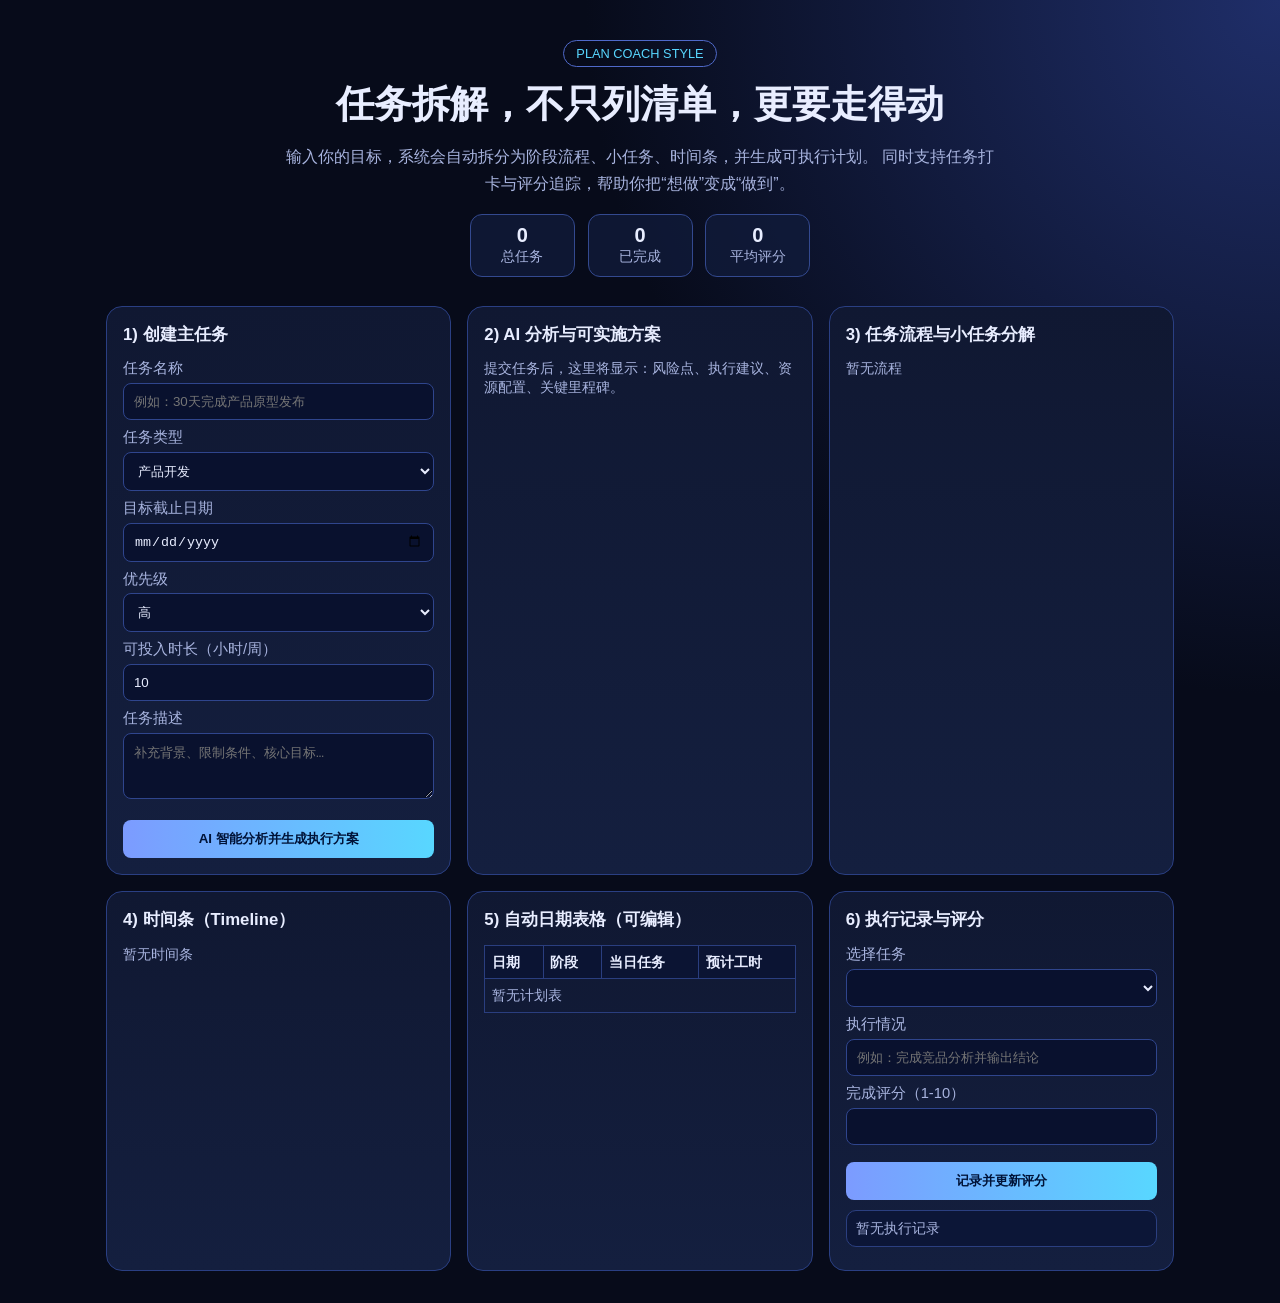
<file: index.html>
<!doctype html>
<html lang="zh-CN">
  <head>
    <meta charset="UTF-8" />
    <meta name="viewport" content="width=device-width, initial-scale=1.0" />
    <title>Plan Coach · 智能任务分解中心</title>
    <link rel="stylesheet" href="style.css" />
  </head>
  <body>
    <header class="hero">
      <div class="hero__badge">PLAN COACH STYLE</div>
      <h1>任务拆解，不只列清单，更要走得动</h1>
      <p>
        输入你的目标，系统会自动拆分为阶段流程、小任务、时间条，并生成可执行计划。
        同时支持任务打卡与评分追踪，帮助你把“想做”变成“做到”。
      </p>
      <div class="hero__stats">
        <div><strong id="totalTasks">0</strong><span>总任务</span></div>
        <div><strong id="doneTasks">0</strong><span>已完成</span></div>
        <div><strong id="avgScore">0</strong><span>平均评分</span></div>
      </div>
    </header>

    <main class="layout">
      <section class="panel input-panel">
        <h2>1) 创建主任务</h2>
        <form id="taskForm">
          <label>任务名称
            <input id="taskName" required placeholder="例如：30天完成产品原型发布" />
          </label>
          <label>任务类型
            <select id="taskType">
              <option>产品开发</option>
              <option>学习提升</option>
              <option>运营增长</option>
              <option>项目交付</option>
              <option>个人计划</option>
            </select>
          </label>
          <label>目标截止日期
            <input id="deadline" type="date" required />
          </label>
          <label>优先级
            <select id="priority">
              <option value="高">高</option>
              <option value="中">中</option>
              <option value="低">低</option>
            </select>
          </label>
          <label>可投入时长（小时/周）
            <input id="hoursPerWeek" type="number" min="1" value="10" required />
          </label>
          <label>任务描述
            <textarea id="taskDesc" rows="3" placeholder="补充背景、限制条件、核心目标…"></textarea>
          </label>
          <button type="submit">AI 智能分析并生成执行方案</button>
        </form>
      </section>

      <section class="panel">
        <h2>2) AI 分析与可实施方案</h2>
        <div id="aiPlan" class="empty">提交任务后，这里将显示：风险点、执行建议、资源配置、关键里程碑。</div>
      </section>

      <section class="panel">
        <h2>3) 任务流程与小任务分解</h2>
        <div id="flowArea" class="empty">暂无流程</div>
      </section>

      <section class="panel">
        <h2>4) 时间条（Timeline）</h2>
        <div id="timelineArea" class="empty">暂无时间条</div>
      </section>

      <section class="panel">
        <h2>5) 自动日期表格（可编辑）</h2>
        <table>
          <thead>
            <tr>
              <th>日期</th>
              <th>阶段</th>
              <th>当日任务</th>
              <th>预计工时</th>
            </tr>
          </thead>
          <tbody id="scheduleTableBody">
            <tr><td colspan="4" class="empty">暂无计划表</td></tr>
          </tbody>
        </table>
      </section>

      <section class="panel">
        <h2>6) 执行记录与评分</h2>
        <form id="logForm" class="log-form">
          <label>选择任务
            <select id="logTask"></select>
          </label>
          <label>执行情况
            <input id="logContent" placeholder="例如：完成竞品分析并输出结论" required />
          </label>
          <label>完成评分（1-10）
            <input id="logScore" type="number" min="1" max="10" required />
          </label>
          <button type="submit">记录并更新评分</button>
        </form>
        <ul id="logList" class="log-list">
          <li class="empty">暂无执行记录</li>
        </ul>
      </section>
    </main>

    <script src="app.js"></script>
  </body>
</html>
</file>
<file: style.css>
:root {
  --bg: #070b1a;
  --panel: #101832;
  --panel-soft: #141f3f;
  --text: #e8edff;
  --muted: #a8b4df;
  --accent: #7c9bff;
  --accent-2: #58d7ff;
  --ok: #66d18f;
}

* { box-sizing: border-box; }
body {
  margin: 0;
  font-family: "PingFang SC", "Microsoft YaHei", sans-serif;
  background: radial-gradient(circle at top right, #1f2e69 0%, var(--bg) 38%);
  color: var(--text);
}

.hero {
  padding: 2.5rem 1rem 1.8rem;
  text-align: center;
  max-width: 1100px;
  margin: auto;
}
.hero__badge {
  display: inline-block;
  padding: .3rem .8rem;
  border: 1px solid #4f69c9;
  border-radius: 999px;
  color: var(--accent-2);
  font-size: .8rem;
}
.hero h1 { margin: .8rem 0; font-size: clamp(1.5rem, 3vw, 2.4rem); }
.hero p { color: var(--muted); max-width: 720px; margin: auto; line-height: 1.7; }

.hero__stats {
  margin-top: 1rem;
  display: flex;
  justify-content: center;
  gap: .8rem;
}
.hero__stats div {
  min-width: 105px;
  background: rgba(17, 27, 59, .75);
  border: 1px solid #33498f;
  border-radius: 12px;
  padding: .6rem;
}
.hero__stats strong { font-size: 1.25rem; display: block; }
.hero__stats span { color: var(--muted); font-size: .85rem; }

.layout {
  max-width: 1100px;
  margin: 0 auto 2rem;
  padding: 0 1rem;
  display: grid;
  grid-template-columns: repeat(auto-fit, minmax(300px, 1fr));
  gap: 1rem;
}

.panel {
  background: linear-gradient(180deg, var(--panel) 0%, var(--panel-soft) 100%);
  border: 1px solid #2a3f83;
  border-radius: 16px;
  padding: 1rem;
}
.panel h2 { margin-top: 0; font-size: 1.05rem; }

label { display: block; margin: .5rem 0; color: var(--muted); font-size: .92rem; }
input, select, textarea, button {
  width: 100%;
  margin-top: .3rem;
  padding: .62rem;
  border-radius: 8px;
  border: 1px solid #2f458d;
  background: #09112e;
  color: var(--text);
}
button {
  margin-top: .6rem;
  background: linear-gradient(90deg, var(--accent), var(--accent-2));
  color: #001338;
  border: none;
  font-weight: 700;
  cursor: pointer;
}
.empty { color: var(--muted); font-size: .9rem; }

.flow-step {
  border-left: 3px solid var(--accent);
  padding: .4rem .6rem;
  margin: .55rem 0;
  background: #0d1738;
}
.flow-step ul { margin: .3rem 0 .2rem 1rem; }

.timeline-item { margin: .6rem 0; }
.timeline-label { margin-bottom: .25rem; font-size: .88rem; }
.timeline-bar {
  width: 100%;
  height: 14px;
  background: #08102a;
  border-radius: 999px;
  overflow: hidden;
  border: 1px solid #29407f;
}
.timeline-progress {
  height: 100%;
  background: linear-gradient(90deg, #7e94ff, #52dbff);
}

table { width: 100%; border-collapse: collapse; font-size: .88rem; }
th, td { border: 1px solid #2a3e7f; padding: .42rem; text-align: left; }
th { background: #0b1433; }

.log-list { list-style: none; padding-left: 0; margin: .6rem 0 0; }
.log-list li {
  background: #0c1637;
  border: 1px solid #2b3f80;
  border-radius: 10px;
  margin-bottom: .45rem;
  padding: .5rem .6rem;
}
.log-form { margin-bottom: .5rem; }
.score { color: var(--ok); font-weight: 700; }
</file>
